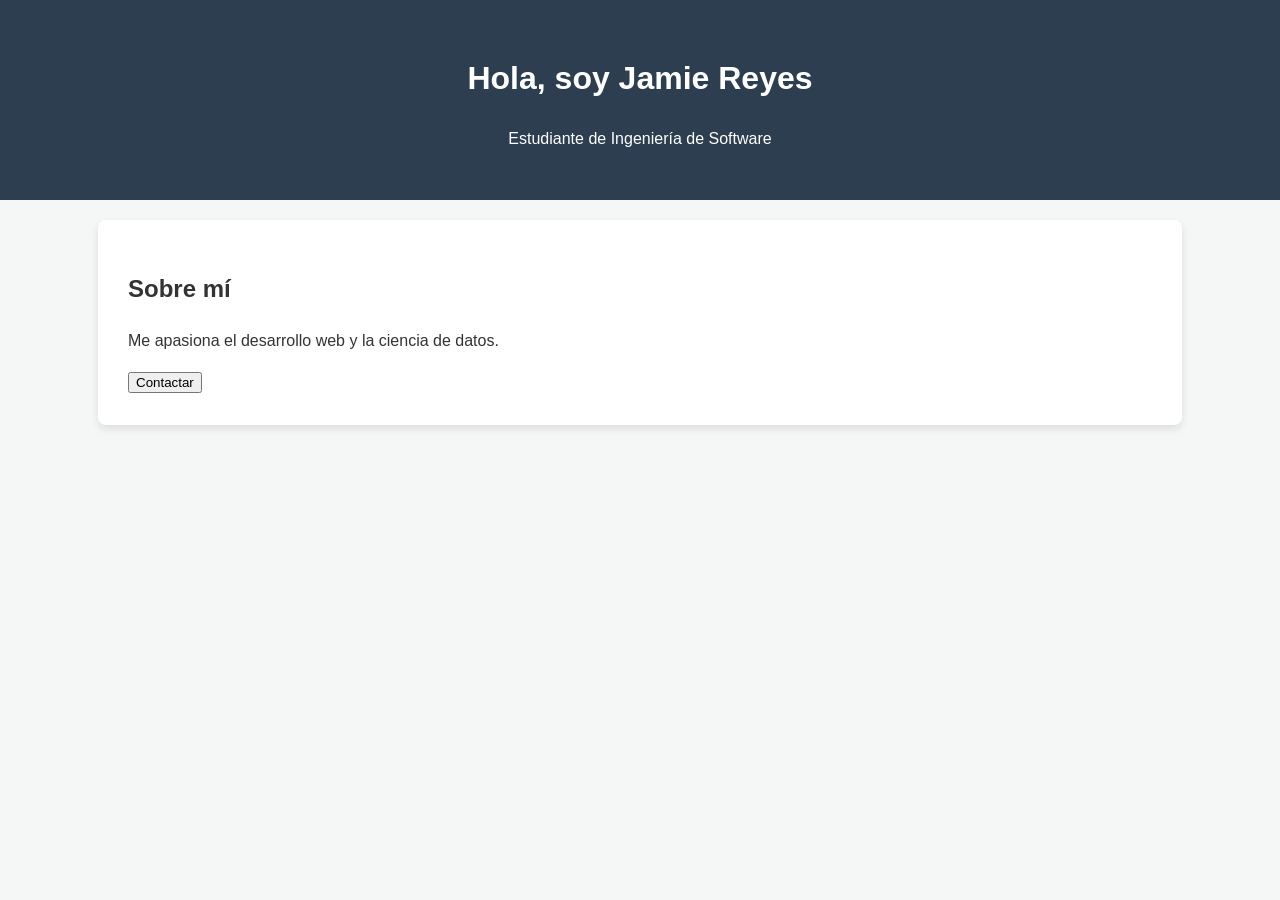
<file: index.html>
<!DOCTYPE html> 
<html lang="es"> 
<head> 
    <meta charset="UTF-8"> 
    <title>Mi Portafolio</title> 
    <link rel="stylesheet" href="style.css"> 
</head> 
<body> 
    <header> 
        <h1>Hola, soy Jamie Reyes</h1> 
        <p>Estudiante de Ingeniería de Software</p> 
    </header> 
 
    <section class="contenedor"> 
        <h2>Sobre mí</h2> 
        <p>Me apasiona el desarrollo web y la ciencia de datos.</p> 
        <button>Contactar</button> 
    </section> 
</body> 
</html>
</file>
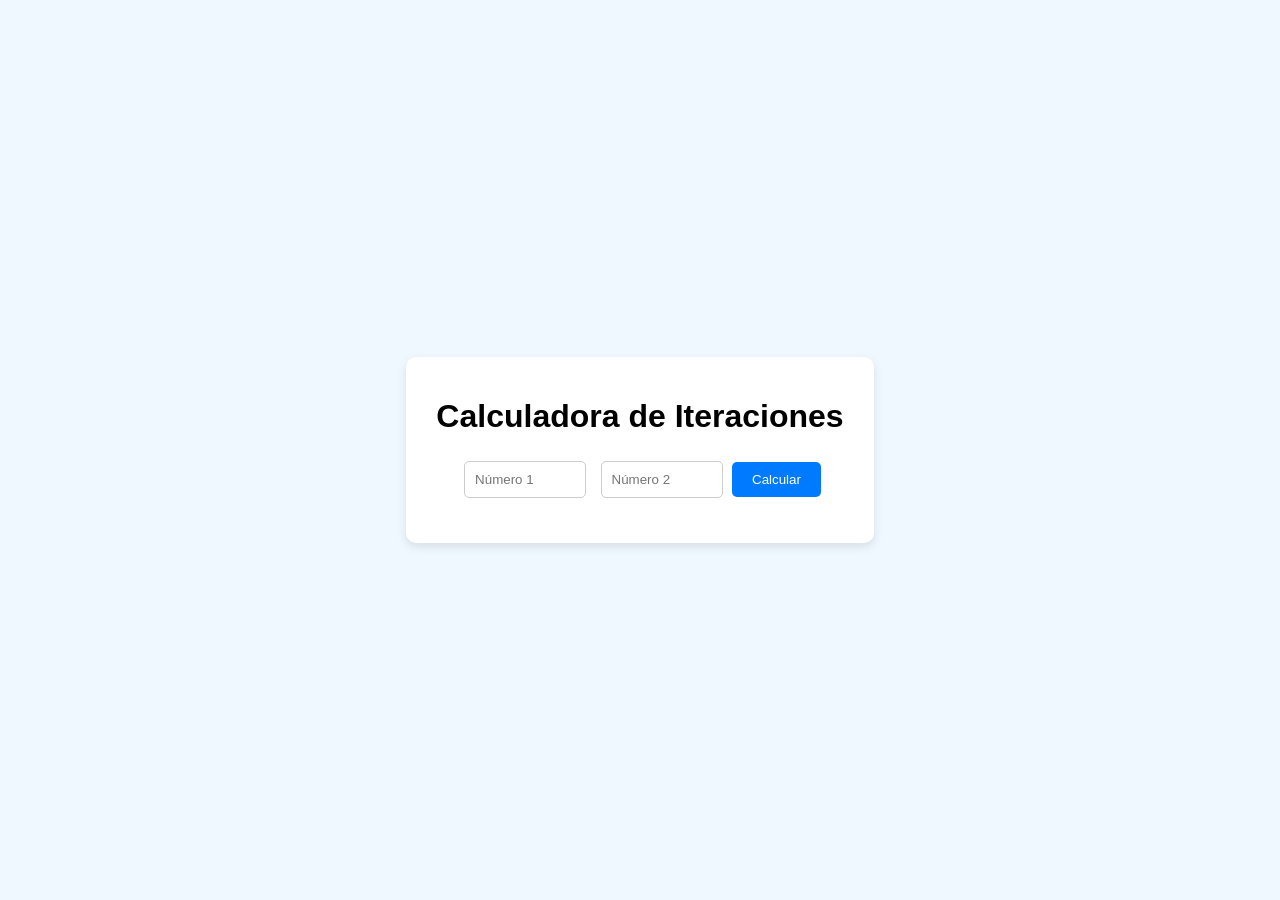
<file: 5iteraciones/index.html>
<!DOCTYPE html>
<html lang="es">
<head>
    <meta charset="UTF-8">
    <meta name="viewport" content="width=device-width, initial-scale=1.0">
    <title>Calculadora de Iteraciones</title>
    <link rel="stylesheet" href="style.css">
</head>
<body>
    <div class="container">
        <h1>Calculadora de Iteraciones</h1>
        <div class="inputs">
            <input type="number" id="num1" placeholder="Número 1">
            <input type="number" id="num2" placeholder="Número 2">
            <button id="calculate">Calcular</button>
        </div>
        <div id="results">
            <!-- Aquí se mostrarán los resultados -->
        </div>
    </div>

    <script src="script.js"></script>
</body>
</html>
</file>
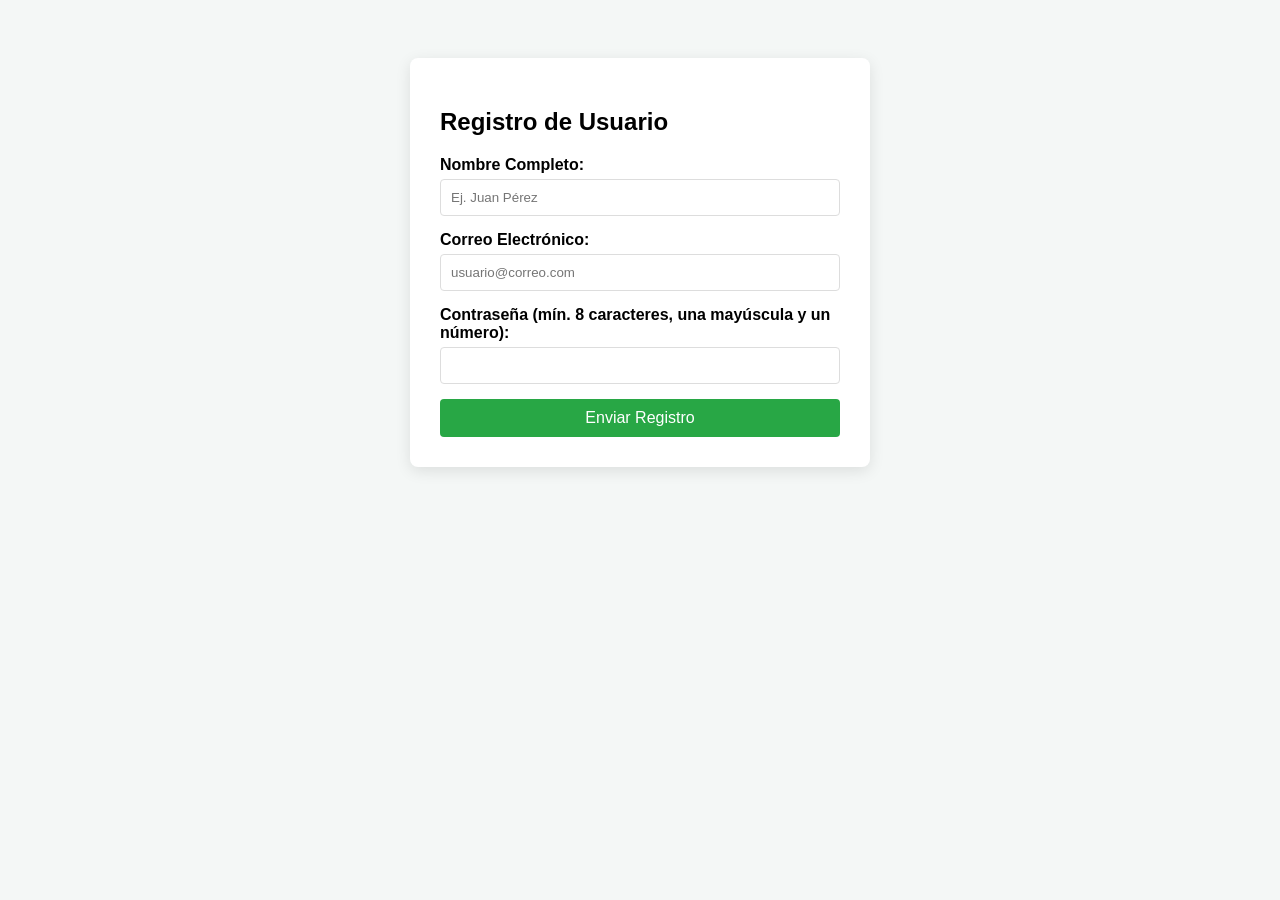
<file: contacto formulario/index.html>
<!DOCTYPE html>
<html lang="es">
<head>
    <meta charset="UTF-8">
    <title>Taller de Formulario Web</title>
    <link rel="stylesheet" href="style.css">
</head>
<body>
    <div class="container">
        <form id="registroForm">
            <h2>Registro de Usuario</h2>
            
            <div class="input-group">
                <label for="nombre">Nombre Completo:</label>
                <input type="text" id="nombre" placeholder="Ej. Juan Pérez">
                <span class="error" id="errorNombre"></span>
            </div>

            <div class="input-group">
                <label for="email">Correo Electrónico:</label>
                <input type="email" id="email" placeholder="usuario@correo.com">
                <span class="error" id="errorEmail"></span>
            </div>

            <div class="input-group">
                <label for="password">Contraseña (mín. 8 caracteres, una mayúscula y un número):</label>
                <input type="password" id="password">
                <span class="error" id="errorPass"></span>
            </div>

            <button type="submit">Enviar Registro</button>
        </form>
    </div>
    <script src="script.js"></script>
</body>
</html>
</file>
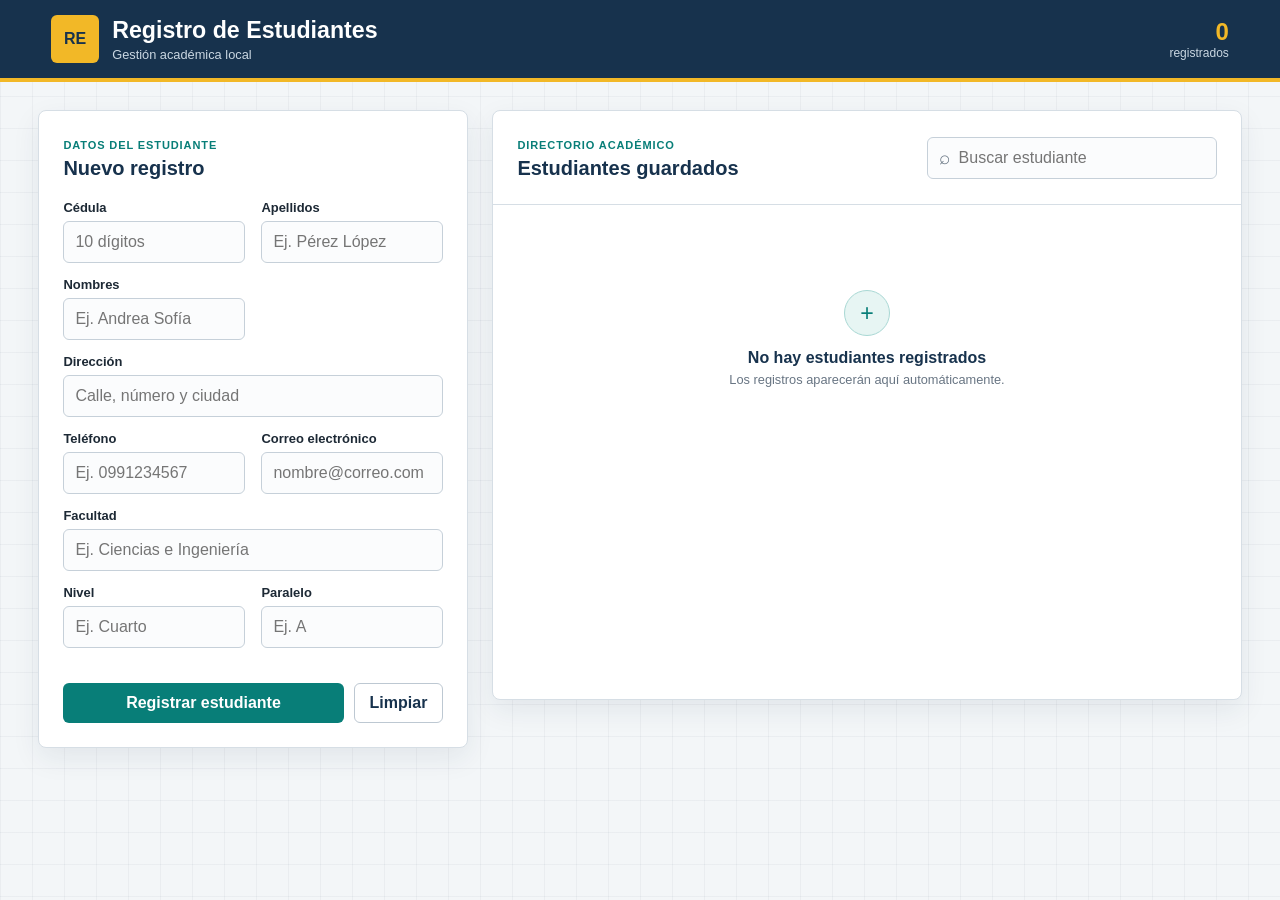
<file: Registro estudiantes/index.html>
<!DOCTYPE html>
<html lang="es">
<head>
    <meta charset="UTF-8">
    <meta name="viewport" content="width=device-width, initial-scale=1.0">
    <title>Registro de Estudiantes</title>
    <link rel="stylesheet" href="estilo.css">
</head>
<body>
    <header class="encabezado">
        <div class="marca">
            <span class="marca-icono" aria-hidden="true">RE</span>
            <div>
                <h1>Registro de Estudiantes</h1>
                <p>Gestión académica local</p>
            </div>
        </div>
        <div class="contador">
            <strong id="studentCount">0</strong>
            <span>registrados</span>
        </div>
    </header>

    <main class="page-container">
        <section class="form-container" aria-labelledby="formTitle">
            <div class="section-title">
                <div>
                    <span class="sobrelinea">Datos del estudiante</span>
                    <h2 id="formTitle">Nuevo registro</h2>
                </div>
                <button id="cancelEdit" class="boton-icono oculto" type="button" title="Cancelar edición" aria-label="Cancelar edición">×</button>
            </div>

            <form id="studentForm" novalidate>
                <div class="form-grid">
                    <div class="form-group">
                        <label for="cedula">Cédula</label>
                        <input type="text" id="cedula" inputmode="numeric" maxlength="10" placeholder="10 dígitos" required>
                    </div>
                    <div class="form-group">
                        <label for="apellidos">Apellidos</label>
                        <input type="text" id="apellidos" maxlength="60" placeholder="Ej. Pérez López" required>
                    </div>
                    <div class="form-group">
                        <label for="nombres">Nombres</label>
                        <input type="text" id="nombres" maxlength="60" placeholder="Ej. Andrea Sofía" required>
                    </div>
                    <div class="form-group campo-completo">
                        <label for="direccion">Dirección</label>
                        <input type="text" id="direccion" maxlength="100" placeholder="Calle, número y ciudad" required>
                    </div>
                    <div class="form-group">
                        <label for="telefono">Teléfono</label>
                        <input type="text" id="telefono" inputmode="tel" maxlength="10" placeholder="Ej. 0991234567" required>
                    </div>
                    <div class="form-group">
                        <label for="correo">Correo electrónico</label>
                        <input type="email" id="correo" maxlength="100" placeholder="nombre@correo.com" required>
                    </div>
                    <div class="form-group campo-completo">
                        <label for="facultad">Facultad</label>
                        <input type="text" id="facultad" maxlength="80" placeholder="Ej. Ciencias e Ingeniería" required>
                    </div>
                    <div class="form-group">
                        <label for="nivel">Nivel</label>
                        <input type="text" id="nivel" maxlength="20" placeholder="Ej. Cuarto" required>
                    </div>
                    <div class="form-group">
                        <label for="paralelo">Paralelo</label>
                        <input type="text" id="paralelo" maxlength="2" placeholder="Ej. A" required>
                    </div>
                </div>

                <p id="formMessage" class="form-message" role="alert"></p>

                <div class="form-actions">
                    <button id="submitButton" class="boton-principal" type="submit">Registrar estudiante</button>
                    <button id="clearButton" class="boton-secundario" type="button">Limpiar</button>
                </div>
            </form>
        </section>

        <section class="table-container" aria-labelledby="listTitle">
            <div class="table-header">
                <div>
                    <span class="sobrelinea">Directorio académico</span>
                    <h2 id="listTitle">Estudiantes guardados</h2>
                </div>
                <label class="buscador">
                    <span aria-hidden="true">⌕</span>
                    <input id="searchInput" type="search" placeholder="Buscar estudiante">
                </label>
            </div>

            <div class="table-scroll">
                <table id="studentsTable">
                    <thead>
                        <tr>
                            <th>Estudiante</th>
                            <th>Contacto</th>
                            <th>Facultad</th>
                            <th>Curso</th>
                            <th>Acciones</th>
                        </tr>
                    </thead>
                    <tbody></tbody>
                </table>
                <div id="emptyState" class="empty-state">
                    <span aria-hidden="true">+</span>
                    <h3>No hay estudiantes registrados</h3>
                    <p>Los registros aparecerán aquí automáticamente.</p>
                </div>
            </div>
        </section>
    </main>

    <script src="app.js"></script>
</body>
</html>
</file>
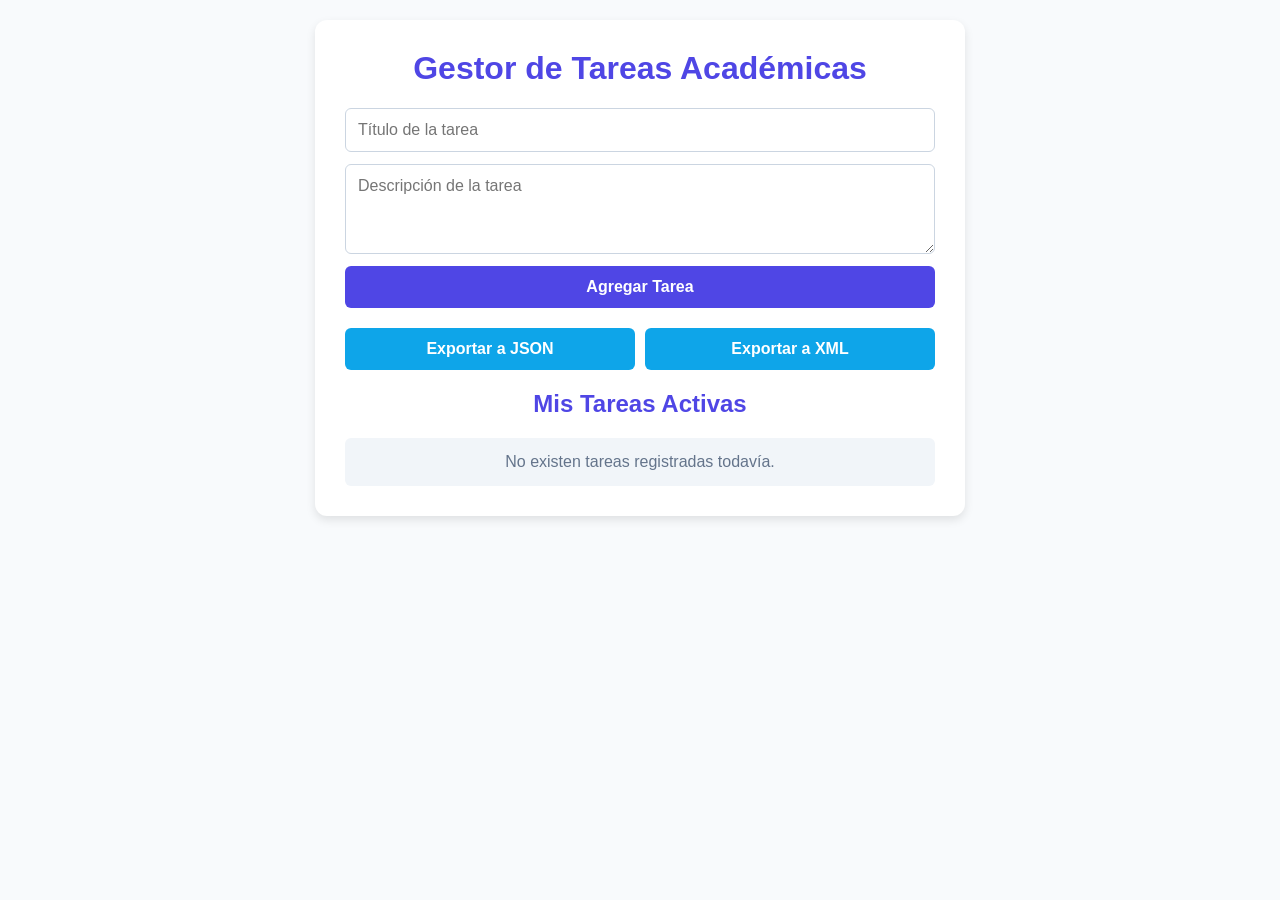
<file: Taller-web/index.html>
<!DOCTYPE html>
<html lang="es">
<head>
  <meta charset="UTF-8">
  <meta name="viewport" content="width=device-width, initial-scale=1.0">
  <title>Taller: Gestor de Tareas Semiestructurado</title>
  <link rel="stylesheet" href="estilos.css">
</head>
<body>

  <div class="contenedor">
    <h1>Gestor de Tareas Académicas</h1>

    <form id="formulario-tareas">
      <input 
        type="text" 
        id="titulo-tarea" 
        placeholder="Título de la tarea" 
        required
      >

      <textarea 
        id="descripcion-tarea" 
        placeholder="Descripción de la tarea" 
        required
      ></textarea>

      <button type="submit">Agregar Tarea</button>
    </form>

    <div class="acciones-datos">
      <button id="btn-exportar-json" class="btn-secundario" type="button">
        Exportar a JSON
      </button>

      <button id="btn-exportar-xml" class="btn-secundario" type="button">
        Exportar a XML
      </button>
    </div>

    <h2>Mis Tareas Activas</h2>

    <ul id="lista-tareas"></ul>
  </div>

  <script src="aplicacion.js"></script>
</body>
</html>
</file>
<file: style.css>
body { 
margin: 0; 
font-family: 'Segoe UI', Tahoma, Geneva, Verdana, sans-serif; 
background-color: #f4f7f6; 
color: #333; 
line-height: 1.6; 
} 
header { 
background: #2c3e50; 
color: white; 
text-align: center; 
padding: 2rem 0; 
}
.contenedor { 
width: 80%; 
margin: 20px auto; /* Centrado horizontal */ 
background: white; 
padding: 30px; 
border-radius: 8px; 
box-shadow: 0 4px 8px rgba(0,0,0,0.1); 
}
.habilidades { 
display: flex; 
justify-content: space-around; 
list-style: none; 
padding: 0; 
}
</file>
<file: 5iteraciones/style.css>
body {
    font-family: Arial, sans-serif;
    background: #f0f8ff;
    display: flex;
    justify-content: center;
    align-items: center;
    height: 100vh;
    margin: 0;
}

.container {
    background: #ffffff;
    padding: 20px 30px;
    border-radius: 10px;
    box-shadow: 0 4px 10px rgba(0,0,0,0.1);
    text-align: center;
}

.inputs {
    margin-bottom: 20px;
}

input[type="number"] {
    padding: 10px;
    width: 100px;
    margin: 5px;
    border-radius: 5px;
    border: 1px solid #ccc;
}

button {
    padding: 10px 20px;
    border: none;
    border-radius: 5px;
    background: #007bff;
    color: white;
    cursor: pointer;
}

button:hover {
    background: #0056b3;
}

#results {
    text-align: left;
    margin-top: 10px;
}
</file>
<file: contacto formulario/style.css>
body {
    font-family: 'Segoe UI', Tahoma, Geneva, Verdana, sans-serif;
    background-color: #f4f7f6;
    display: flex;
    justify-content: center;
    padding-top: 50px;
}

.container {
    background: white;
    padding: 30px;
    border-radius: 8px;
    box-shadow: 0 4px 15px rgba(0,0,0,0.1);
    width: 400px;
}

.input-group {
    margin-bottom: 15px;
}

label {
    display: block;
    margin-bottom: 5px;
    font-weight: bold;
}

input {
    width: 100%;
    padding: 10px;
    border: 1px solid #ddd;
    border-radius: 4px;
    box-sizing: border-box;
}

button {
    width: 100%;
    padding: 10px;
    background-color: #28a745;
    color: white;
    border: none;
    border-radius: 4px;
    cursor: pointer;
    font-size: 16px;
}

button:hover {
    background-color: #218838;
}

.error {
    color: #dc3545;
    font-size: 12px;
    margin-top: 5px;
    display: block;
}
</file>
<file: Registro estudiantes/estilo.css>
:root {
    --azul: #17324d;
    --azul-claro: #eaf1f7;
    --verde: #087e78;
    --verde-oscuro: #06645f;
    --amarillo: #f2b827;
    --fondo: #f3f6f8;
    --blanco: #ffffff;
    --texto: #1d2935;
    --texto-suave: #687583;
    --borde: #d6dee5;
    --error: #b93838;
}

* {
    box-sizing: border-box;
}

body {
    min-width: 320px;
    min-height: 100vh;
    margin: 0;
    color: var(--texto);
    font-family: "Segoe UI", Arial, sans-serif;
    background-color: var(--fondo);
    background-image:
        linear-gradient(rgba(23, 50, 77, 0.045) 1px, transparent 1px),
        linear-gradient(90deg, rgba(23, 50, 77, 0.045) 1px, transparent 1px);
    background-size: 32px 32px;
}

button,
input {
    font: inherit;
}

.encabezado {
    min-height: 82px;
    padding: 14px clamp(18px, 4vw, 54px);
    display: flex;
    align-items: center;
    justify-content: space-between;
    gap: 20px;
    color: var(--blanco);
    background: var(--azul);
    border-bottom: 4px solid var(--amarillo);
}

.marca {
    display: flex;
    align-items: center;
    gap: 13px;
}

.marca-icono {
    width: 48px;
    height: 48px;
    display: grid;
    place-items: center;
    flex: 0 0 auto;
    color: var(--azul);
    font-weight: 800;
    background: var(--amarillo);
    border-radius: 6px;
}

.marca h1,
.marca p,
.section-title h2,
.table-header h2,
.empty-state h3,
.empty-state p {
    margin: 0;
}

.marca h1 {
    font-size: clamp(1.12rem, 2vw, 1.45rem);
}

.marca p {
    margin-top: 3px;
    color: #cad7e2;
    font-size: 0.8rem;
}

.contador {
    text-align: right;
}

.contador strong,
.contador span {
    display: block;
}

.contador strong {
    color: var(--amarillo);
    font-size: 1.5rem;
}

.contador span {
    color: #cad7e2;
    font-size: 0.75rem;
}

.page-container {
    width: min(1480px, 100%);
    margin: 0 auto;
    padding: 28px clamp(14px, 3vw, 42px) 44px;
    display: grid;
    grid-template-columns: minmax(340px, 430px) minmax(0, 1fr);
    gap: 24px;
    align-items: start;
}

.form-container,
.table-container {
    background: var(--blanco);
    border: 1px solid var(--borde);
    border-radius: 8px;
    box-shadow: 0 10px 28px rgba(23, 50, 77, 0.08);
}

.form-container {
    padding: 24px;
}

.table-container {
    min-height: 590px;
    overflow: hidden;
}

.section-title,
.table-header {
    display: flex;
    align-items: flex-start;
    justify-content: space-between;
    gap: 16px;
}

.section-title {
    margin-bottom: 20px;
}

.table-header {
    padding: 24px;
    align-items: center;
    border-bottom: 1px solid var(--borde);
}

.section-title h2,
.table-header h2 {
    margin-top: 4px;
    color: var(--azul);
    font-size: 1.25rem;
}

.sobrelinea {
    color: var(--verde);
    font-size: 0.69rem;
    font-weight: 800;
    letter-spacing: 0.08em;
    text-transform: uppercase;
}

.form-grid {
    display: grid;
    grid-template-columns: repeat(2, minmax(0, 1fr));
    gap: 14px 16px;
}

.campo-completo {
    grid-column: 1 / -1;
}

.form-group label {
    display: block;
    margin-bottom: 6px;
    font-size: 0.81rem;
    font-weight: 700;
}

.form-group input,
.buscador {
    width: 100%;
    min-height: 42px;
    color: var(--texto);
    background: #fbfcfd;
    border: 1px solid #c6d0d9;
    border-radius: 6px;
    outline: none;
}

.form-group input {
    padding: 9px 11px;
}

.form-group input:focus,
.buscador:focus-within {
    border-color: var(--verde);
    box-shadow: 0 0 0 3px rgba(8, 126, 120, 0.16);
}

.form-group input.invalido {
    border-color: var(--error);
    background: #fff4f4;
}

.form-message {
    min-height: 18px;
    margin: 13px 0 4px;
    color: var(--error);
    font-size: 0.78rem;
}

.form-actions {
    display: flex;
    gap: 10px;
}

button {
    min-height: 40px;
    padding: 9px 15px;
    border-radius: 6px;
    border: 1px solid transparent;
    font-weight: 700;
    cursor: pointer;
}

.boton-principal {
    flex: 1;
    color: var(--blanco);
    background: var(--verde);
}

.boton-principal:hover {
    background: var(--verde-oscuro);
}

.boton-secundario,
.boton-icono,
.boton-tabla {
    color: var(--azul);
    background: var(--blanco);
    border-color: #bdc8d2;
}

.boton-secundario:hover,
.boton-icono:hover,
.boton-tabla:hover {
    background: var(--azul-claro);
}

.boton-icono {
    width: 38px;
    padding: 0;
    font-size: 1.35rem;
}

.buscador {
    width: min(290px, 42%);
    display: flex;
    align-items: center;
    gap: 7px;
    padding: 0 11px;
}

.buscador span {
    color: var(--texto-suave);
    font-size: 1.2rem;
}

.buscador input {
    width: 100%;
    min-width: 0;
    border: 0;
    outline: 0;
    background: transparent;
}

.table-scroll {
    overflow-x: auto;
}

table {
    width: 100%;
    min-width: 760px;
    border-collapse: collapse;
}

th,
td {
    padding: 14px 15px;
    text-align: left;
    vertical-align: middle;
    border-bottom: 1px solid var(--borde);
}

th {
    color: var(--texto-suave);
    font-size: 0.69rem;
    letter-spacing: 0.06em;
    text-transform: uppercase;
}

td {
    font-size: 0.81rem;
}

.dato-principal {
    display: block;
    color: var(--azul);
    font-weight: 800;
}

.dato-secundario {
    display: block;
    max-width: 230px;
    margin-top: 3px;
    color: var(--texto-suave);
    font-size: 0.72rem;
    overflow-wrap: anywhere;
}

.curso {
    display: inline-block;
    padding: 4px 7px;
    color: #5a4100;
    font-weight: 700;
    white-space: nowrap;
    background: #fff3c8;
    border: 1px solid #efd477;
    border-radius: 4px;
}

.acciones {
    display: flex;
    gap: 6px;
}

.boton-tabla {
    min-height: 34px;
    padding: 6px 10px;
    font-size: 0.75rem;
}

.empty-state {
    padding: 85px 20px;
    text-align: center;
    color: var(--texto-suave);
}

.empty-state > span {
    width: 46px;
    height: 46px;
    margin: 0 auto 13px;
    display: grid;
    place-items: center;
    color: var(--verde);
    font-size: 1.45rem;
    background: #e7f5f3;
    border: 1px solid #a9d8d4;
    border-radius: 50%;
}

.empty-state h3 {
    color: var(--azul);
    font-size: 1rem;
}

.empty-state p {
    margin-top: 5px;
    font-size: 0.8rem;
}

.oculto {
    display: none !important;
}

@media (max-width: 1050px) {
    .page-container {
        grid-template-columns: 1fr;
    }

    .table-container {
        min-height: 420px;
    }
}

@media (max-width: 620px) {
    .encabezado {
        min-height: 72px;
        padding: 12px 15px;
    }

    .marca-icono {
        width: 42px;
        height: 42px;
    }

    .marca p,
    .contador span {
        display: none;
    }

    .page-container {
        padding: 16px 10px 28px;
        gap: 14px;
    }

    .form-container,
    .table-header {
        padding: 18px;
    }

    .form-grid {
        grid-template-columns: 1fr;
    }

    .campo-completo {
        grid-column: auto;
    }

    .form-actions,
    .table-header {
        flex-direction: column;
        align-items: stretch;
    }

    .buscador {
        width: 100%;
    }
}
</file>
<file: Taller-web/estilos.css>
:root {
  --color-primario: #4f46e5;
  --color-secundario: #0ea5e9;
  --color-fondo: #f8fafc;
  --color-tarjeta: #ffffff;
  --color-texto: #0f172a;
  --color-borde: #cbd5e1;
  --color-eliminar: #ef4444;
}

* {
  box-sizing: border-box;
}

body {
  font-family: 'Segoe UI', sans-serif;
  background-color: var(--color-fondo);
  color: var(--color-texto);
  margin: 0;
  padding: 20px;
}

.contenedor {
  max-width: 650px;
  margin: 0 auto;
  background: var(--color-tarjeta);
  padding: 30px;
  border-radius: 12px;
  box-shadow: 0 4px 10px rgba(0, 0, 0, 0.1);
}

h1,
h2 {
  text-align: center;
  color: var(--color-primario);
}

h1 {
  margin-top: 0;
}

form {
  display: flex;
  flex-direction: column;
  gap: 12px;
  margin-bottom: 20px;
}

input,
textarea {
  padding: 12px;
  border: 1px solid var(--color-borde);
  border-radius: 6px;
  font-size: 16px;
  font-family: inherit;
}

textarea {
  min-height: 90px;
  resize: vertical;
}

input:focus,
textarea:focus {
  outline: none;
  border-color: var(--color-primario);
  box-shadow: 0 0 0 2px rgba(79, 70, 229, 0.15);
}

button {
  background-color: var(--color-primario);
  color: white;
  border: none;
  padding: 12px;
  border-radius: 6px;
  cursor: pointer;
  font-size: 16px;
  font-weight: bold;
  transition: background 0.3s, transform 0.2s;
}

button:hover {
  background-color: #4338ca;
  transform: translateY(-1px);
}

.acciones-datos {
  display: flex;
  gap: 10px;
  margin-bottom: 20px;
}

.btn-secundario {
  background-color: var(--color-secundario);
  flex: 1;
}

.btn-secundario:hover {
  background-color: #0284c7;
}

ul {
  list-style: none;
  padding: 0;
  margin: 0;
}

.elemento-tarea {
  background: #f1f5f9;
  padding: 15px;
  border-left: 5px solid var(--color-primario);
  margin-bottom: 10px;
  border-radius: 0 6px 6px 0;
  display: flex;
  justify-content: space-between;
  align-items: center;
  gap: 12px;
}

.elemento-tarea h3 {
  margin: 0 0 5px 0;
  color: #1e293b;
}

.elemento-tarea p {
  margin: 0 0 6px 0;
  color: #475569;
  font-size: 14px;
}

.elemento-tarea small {
  color: #94a3b8;
}

.btn-eliminar {
  background-color: var(--color-eliminar);
  padding: 8px 12px;
  font-size: 14px;
}

.btn-eliminar:hover {
  background-color: #dc2626;
}

.mensaje-vacio {
  text-align: center;
  color: #64748b;
  background: #f1f5f9;
  padding: 15px;
  border-radius: 6px;
}

@media (max-width: 600px) {
  .contenedor {
    padding: 20px;
  }

  .acciones-datos {
    flex-direction: column;
  }

  .elemento-tarea {
    flex-direction: column;
    align-items: flex-start;
  }

  .btn-eliminar {
    width: 100%;
  }
}
</file>
